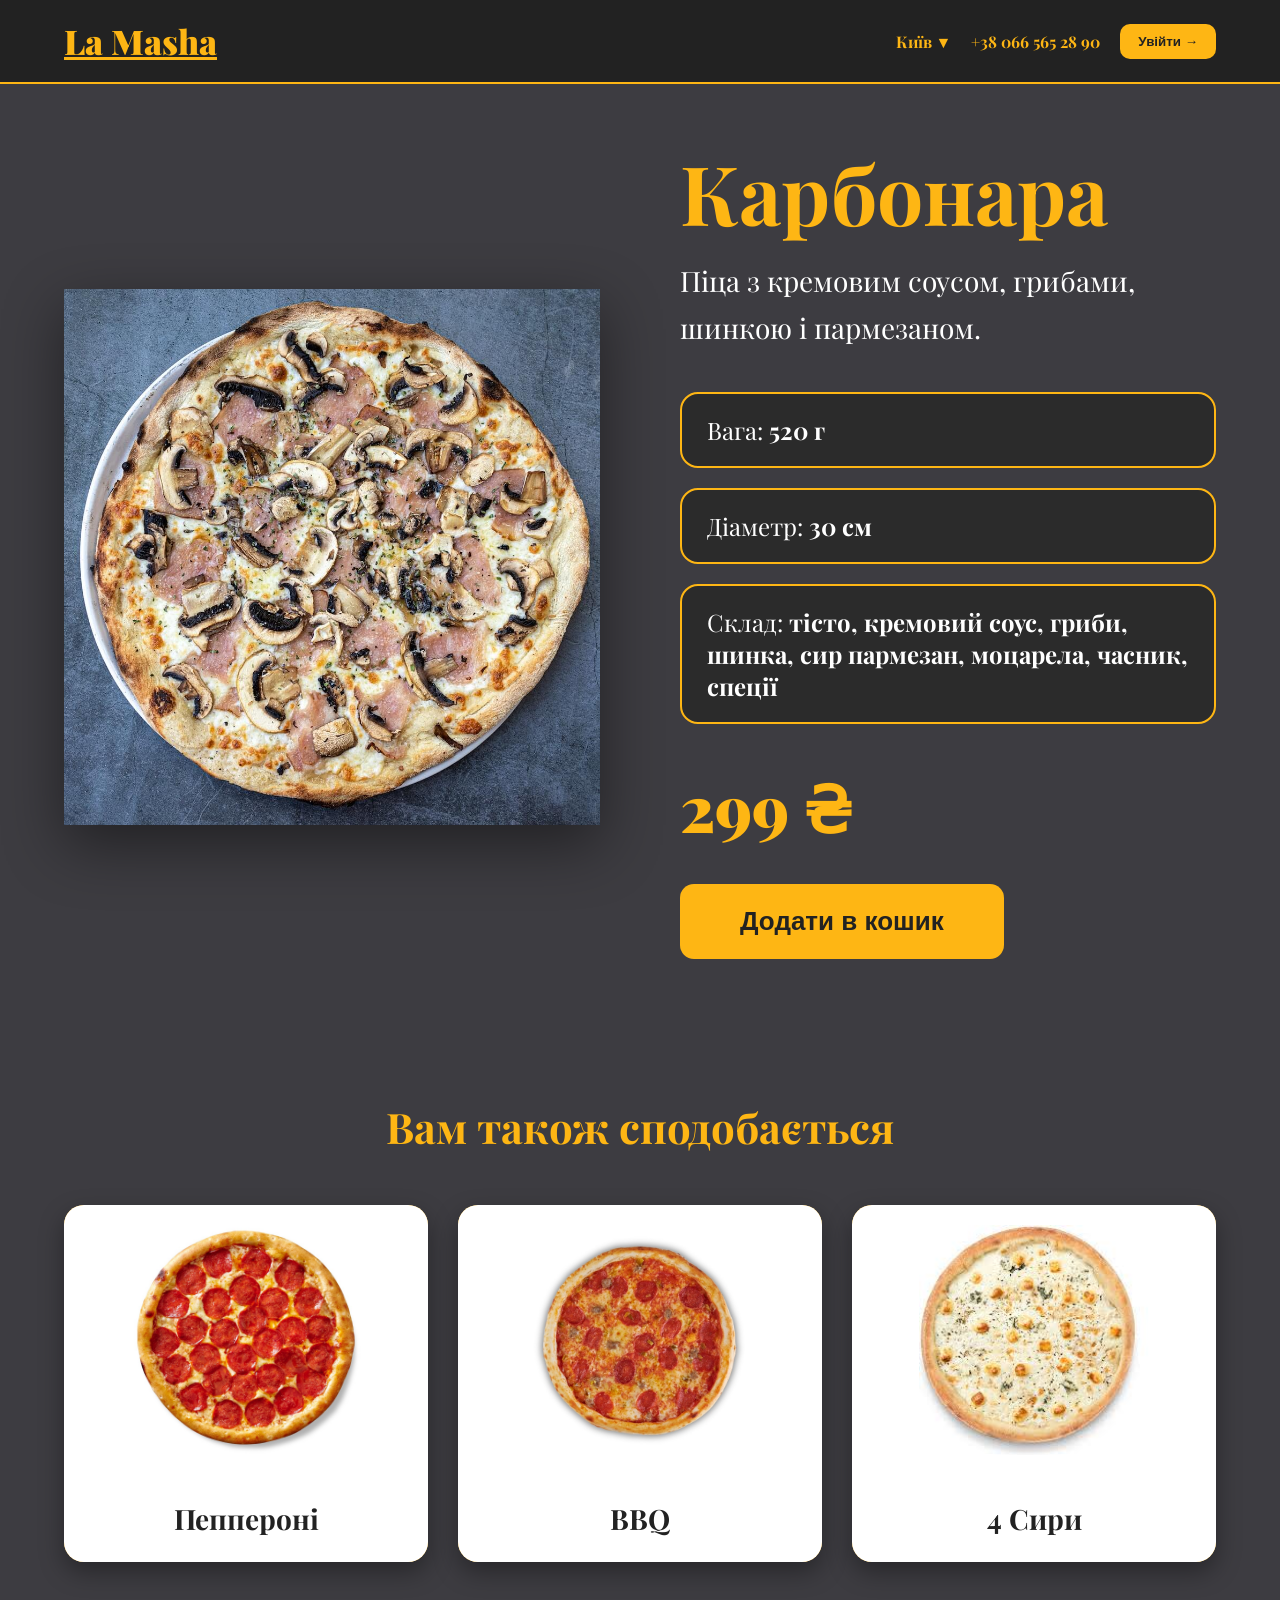
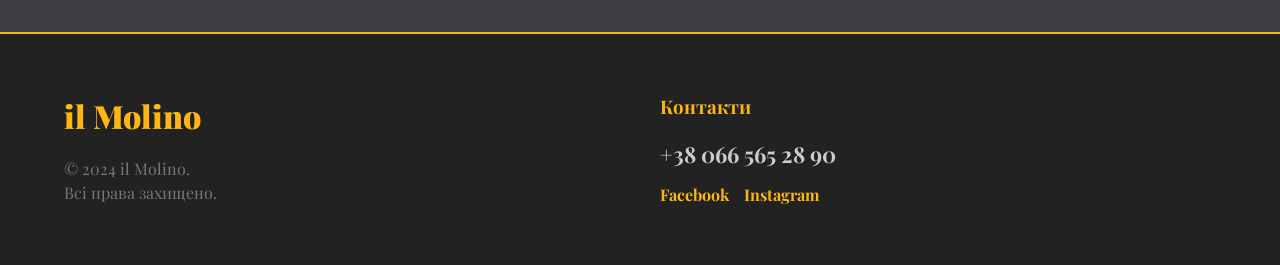
<file: Carbonara.html>
<!doctype html>
<html lang="uk">

<head>
    <meta charset="utf-8">
    <meta name="viewport" content="width=device-width, initial-scale=1">

    <title>Карбонара | La Masha</title>

    <link rel="stylesheet" href="style.css">
</head>

<body>

<header class="header">

    <div class="container">

        <div class="header-top">

            <a href="index.html" class="logo">
                La Masha
            </a>

            <div class="header-right">

                <div class="city-select">
                    Київ ▼
                </div>

                <a href="tel:+380665652890" class="phone">
                    +38 066 565 28 90
                </a>

                <button class="login-btn">
                    Увійти →
                </button>

            </div>

        </div>

    </div>

</header>

<section class="products">

    <div class="container">

        <div class="pizza-page">

            <div class="pizza-left">

                <img src="pizza3.png" alt="Карбонара" class="pizza-big-image">

            </div>

            <div class="pizza-right">

                <h1 class="pizza-title">
                    Карбонара
                </h1>

                <p class="pizza-description">
                    Піца з кремовим соусом, грибами, шинкою і пармезаном.
                </p>

                <div class="pizza-info">

                    <div class="pizza-info-item">
                        <span>Вага:</span>
                        <strong>520 г</strong>
                    </div>

                    <div class="pizza-info-item">
                        <span>Діаметр:</span>
                        <strong>30 см</strong>
                    </div>

                    <div class="pizza-info-item">
                        <span>Склад:</span>
                        <strong>
                            тісто, кремовий соус, гриби, шинка, сир пармезан, моцарела, часник, спеції
                        </strong>
                    </div>

                </div>

                <div class="pizza-price">
                    299 ₴
                </div>

                <button class="show-more">
                    Додати в кошик
                </button>

            </div>

        </div>

    </div>

</section>

<section class="products">

    <div class="container">

        <h2 class="section-title">
            Вам також сподобається
        </h2>

        <div class="product-grid">

            <a href="pepperoni.html" class="product-card">

                <div class="product-image">
                    <img src="pizza2.png">
                </div>

                <div class="product-info">
                    Пеппероні
                </div>

            </a>

            <a href="BBQ.html" class="product-card">

                <div class="product-image">
                    <img src="pizza5.png">
                </div>

                <div class="product-info">
                    BBQ
                </div>

            </a>

            <a href="FourCheese.html" class="product-card">

                <div class="product-image">
                    <img src="pizza6.png">
                </div>

                <div class="product-info">
                    4 Сири
                </div>

            </a>

        </div>

    </div>

</section>

<footer class="footer">

    <div class="container">

        <div class="footer-content">

            <div class="footer-col">

                <div class="footer-logo">
                    il Molino
                </div>

                <p class="copyright">
                    © 2024 il Molino.<br>
                    Всі права захищено.
                </p>

            </div>

            <div class="footer-col">

                <h3>Контакти</h3>

                <a href="tel:+380665652890" class="footer-phone">
                    +38 066 565 28 90
                </a>

                <div class="socials">
                    <span>Facebook</span>
                    <span>Instagram</span>
                </div>

            </div>

        </div>

    </div>

</footer>

</body>
</html>
</file>
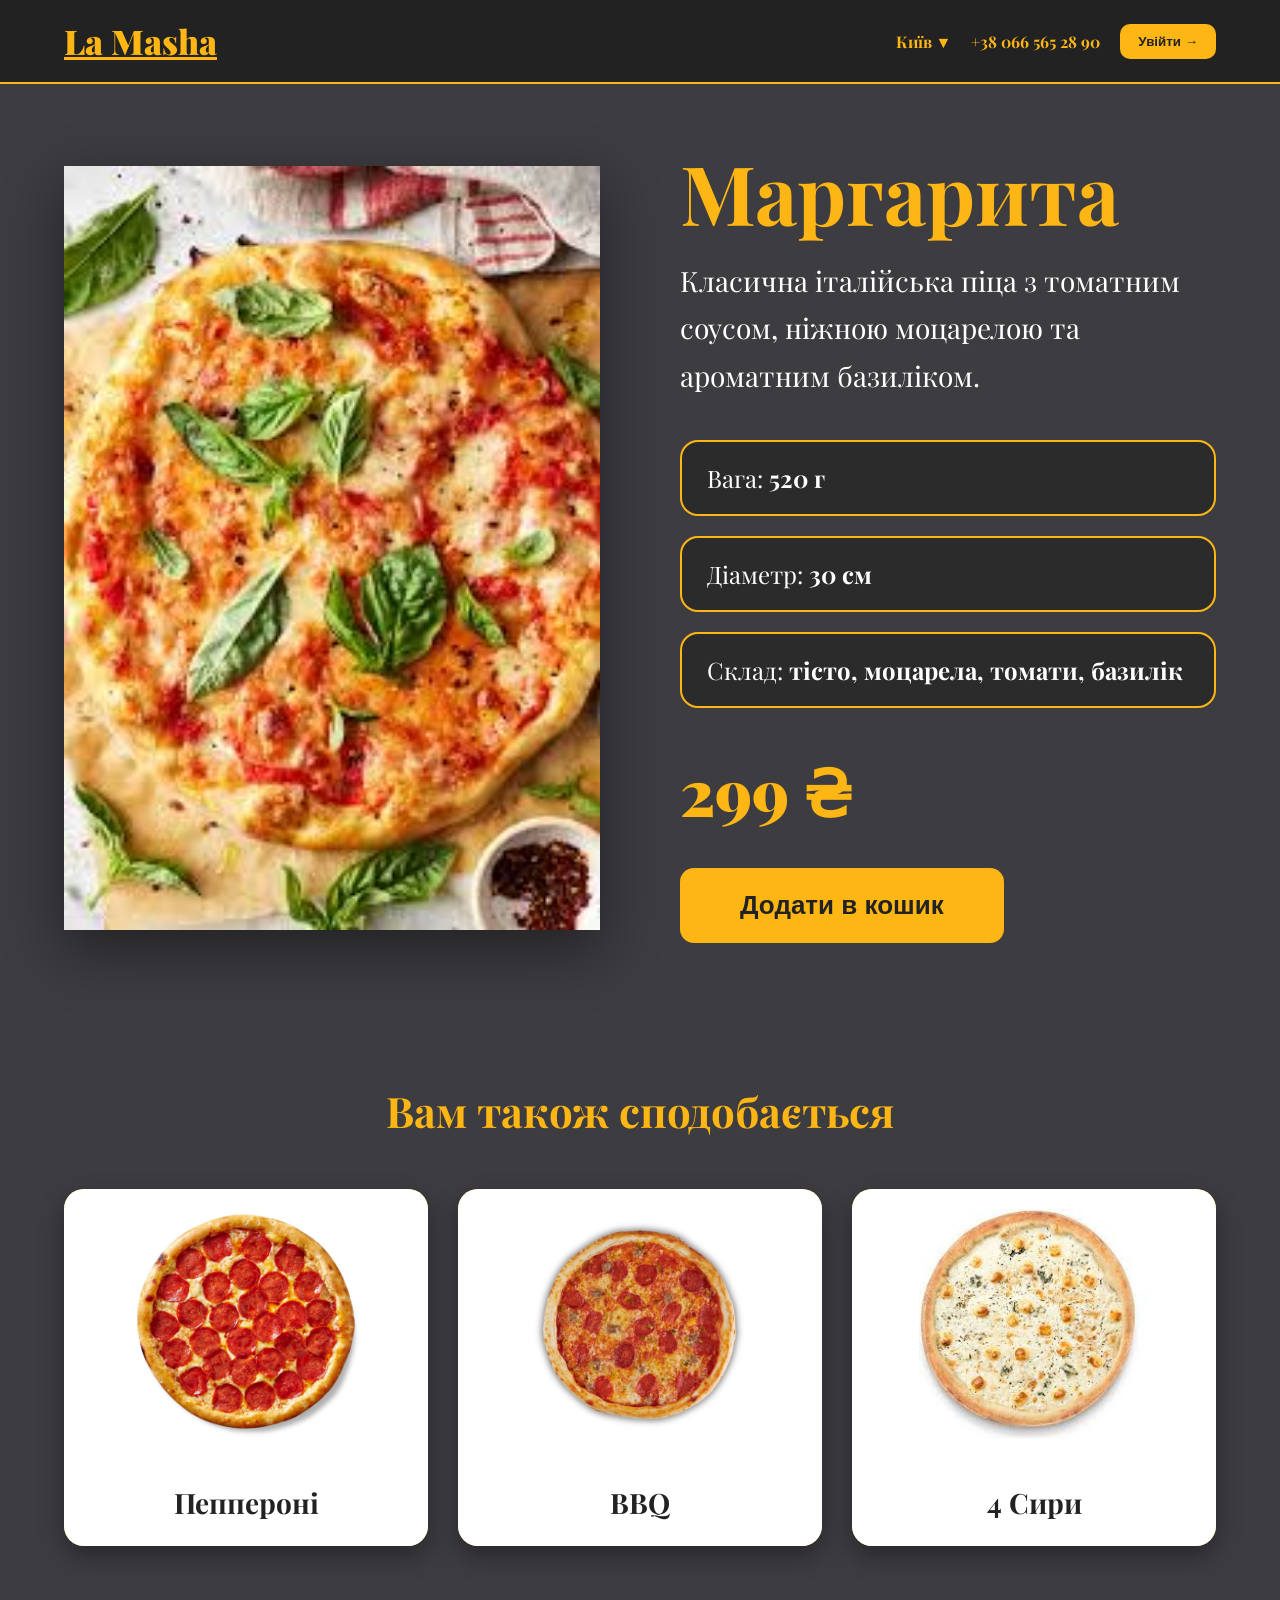
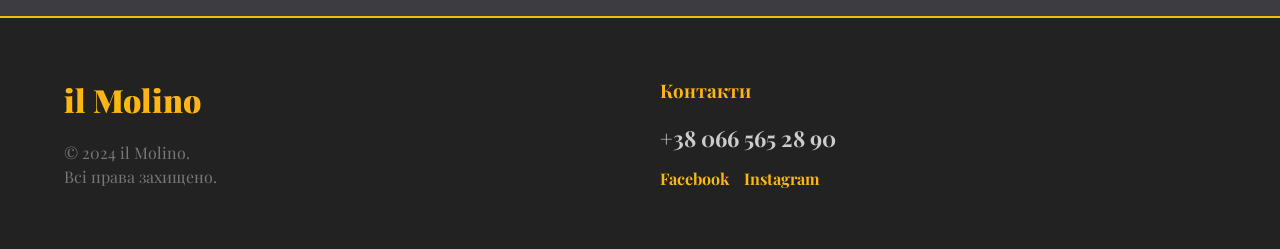
<file: Margherita.html>
<!doctype html>
<html lang="uk">

<head>
    <meta charset="utf-8">
    <meta name="viewport" content="width=device-width, initial-scale=1">

    <title>Маргарита | La Masha</title>

    <link rel="stylesheet" href="style.css">
</head>

<body>

<header class="header">

    <div class="container">

        <div class="header-top">

            <a href="index.html" class="logo">
                La Masha
            </a>

            <div class="header-right">

                <div class="city-select">
                    Київ ▼
                </div>

                <a href="tel:+380665652890" class="phone">
                    +38 066 565 28 90
                </a>

                <button class="login-btn">
                    Увійти →
                </button>

            </div>

        </div>

    </div>

</header>

<section class="products">

    <div class="container">

        <div class="pizza-page">

            <div class="pizza-left">

                <img src="Маргарита.png" alt="Маргарита" class="pizza-big-image">

            </div>

            <div class="pizza-right">

                <h1 class="pizza-title">
                    Маргарита
                </h1>

                <p class="pizza-description">
                    Класична італійська піца з томатним соусом,
                    ніжною моцарелою та ароматним базиліком.
                </p>

                <div class="pizza-info">

                    <div class="pizza-info-item">
                        <span>Вага:</span>
                        <strong>520 г</strong>
                    </div>

                    <div class="pizza-info-item">
                        <span>Діаметр:</span>
                        <strong>30 см</strong>
                    </div>

                    <div class="pizza-info-item">
                        <span>Склад:</span>
                        <strong>
                            тісто, моцарела, томати, базилік
                        </strong>
                    </div>

                </div>

                <div class="pizza-price">
                    299 ₴
                </div>

                <button class="show-more">
                    Додати в кошик
                </button>

            </div>

        </div>

    </div>

</section>

<section class="products">

    <div class="container">

        <h2 class="section-title">
            Вам також сподобається
        </h2>

        <div class="product-grid">

            <a href="pepperoni.html" class="product-card">

                <div class="product-image">
                    <img src="pizza2.png">
                </div>

                <div class="product-info">
                    Пеппероні
                </div>

            </a>

            <a href="BBQ.html" class="product-card">

                <div class="product-image">
                    <img src="pizza5.png">
                </div>

                <div class="product-info">
                    BBQ
                </div>

            </a>

            <a href="FourCheese.html" class="product-card">

                <div class="product-image">
                    <img src="pizza6.png">
                </div>

                <div class="product-info">
                    4 Сири
                </div>

            </a>

        </div>

    </div>

</section>

<footer class="footer">

    <div class="container">

        <div class="footer-content">

            <div class="footer-col">

                <div class="footer-logo">
                    il Molino
                </div>

                <p class="copyright">
                    © 2024 il Molino.<br>
                    Всі права захищено.
                </p>

            </div>

            <div class="footer-col">

                <h3>Контакти</h3>

                <a href="tel:+380665652890" class="footer-phone">
                    +38 066 565 28 90
                </a>

                <div class="socials">
                    <span>Facebook</span>
                    <span>Instagram</span>
                </div>

            </div>

        </div>

    </div>

</footer>

</body>
</html>
</file>
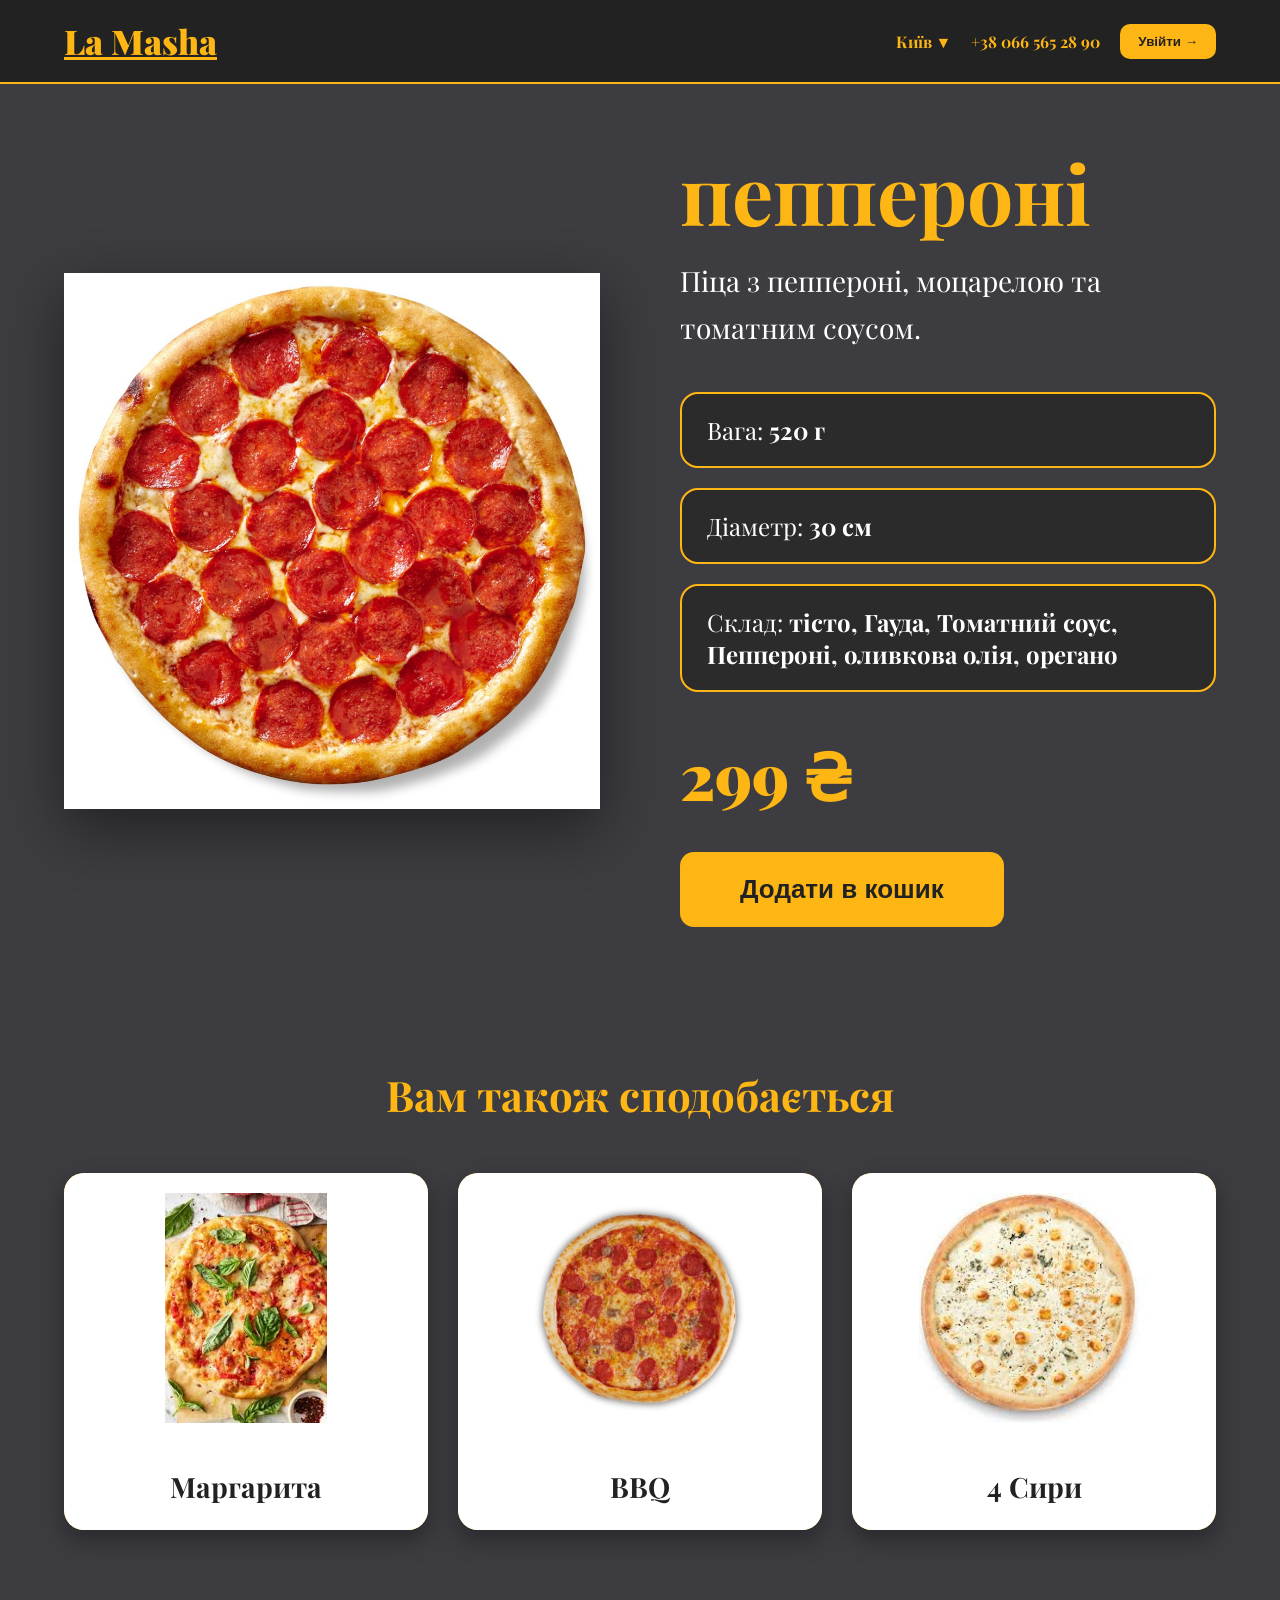
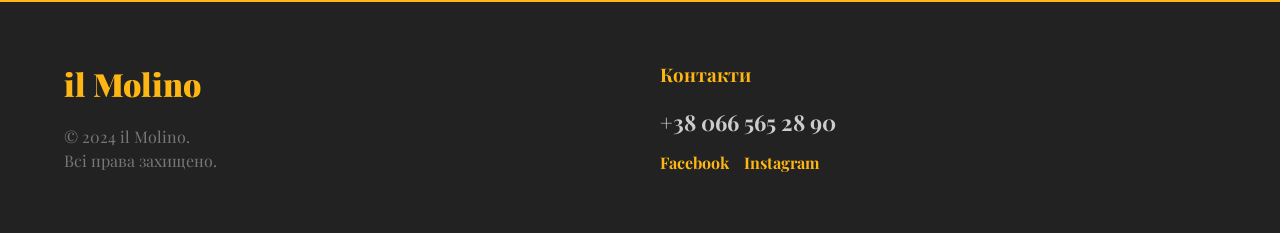
<file: pepperoni.html>
<!doctype html>
<html lang="uk">

<head>
    <meta charset="utf-8">
    <meta name="viewport" content="width=device-width, initial-scale=1">

    <title>Пеппероні | La Masha</title>

    <link rel="stylesheet" href="style.css">
</head>

<body>

<header class="header">

    <div class="container">

        <div class="header-top">

            <a href="index.html" class="logo">
                La Masha
            </a>

            <div class="header-right">

                <div class="city-select">
                    Київ ▼
                </div>

                <a href="tel:+380665652890" class="phone">
                    +38 066 565 28 90
                </a>

                <button class="login-btn">
                    Увійти →
                </button>

            </div>

        </div>

    </div>

</header>

<section class="products">

    <div class="container">

        <div class="pizza-page">

            <div class="pizza-left">

                <img src="pizza2.png" alt="Пеппероні" class="pizza-big-image">

            </div>

            <div class="pizza-right">

                <h1 class="pizza-title">
                    пеппероні
                </h1>

                <p class="pizza-description">
                    Піца з пеппероні, моцарелою та томатним соусом.
                </p>

                <div class="pizza-info">

                    <div class="pizza-info-item">
                        <span>Вага:</span>
                        <strong>520 г</strong>
                    </div>

                    <div class="pizza-info-item">
                        <span>Діаметр:</span>
                        <strong>30 см</strong>
                    </div>

                    <div class="pizza-info-item">
                        <span>Склад:</span>
                        <strong>
                            тісто, Гауда, Томатний соус, Пеппероні, оливкова олія, орегано
                        </strong>
                    </div>

                </div>

                <div class="pizza-price">
                    299 ₴
                </div>

                <button class="show-more">
                    Додати в кошик
                </button>

            </div>

        </div>

    </div>

</section>

<section class="products">

    <div class="container">

        <h2 class="section-title">
            Вам також сподобається
        </h2>

        <div class="product-grid">

            <a href="Маргарита.html" class="product-card">

                <div class="product-image">
                    <img src="Маргарита.png">
                </div>

                <div class="product-info">
                    Маргарита
                </div>

            </a>

            <a href="BBQ.html" class="product-card">

                <div class="product-image">
                    <img src="pizza5.png">
                </div>

                <div class="product-info">
                    BBQ
                </div>

            </a>

            <a href="FourCheese.html" class="product-card">

                <div class="product-image">
                    <img src="pizza6.png">
                </div>

                <div class="product-info">
                    4 Сири
                </div>

            </a>

        </div>

    </div>

</section>

<footer class="footer">

    <div class="container">

        <div class="footer-content">

            <div class="footer-col">

                <div class="footer-logo">
                    il Molino
                </div>

                <p class="copyright">
                    © 2024 il Molino.<br>
                    Всі права захищено.
                </p>

            </div>

            <div class="footer-col">

                <h3>Контакти</h3>

                <a href="tel:+380665652890" class="footer-phone">
                    +38 066 565 28 90
                </a>

                <div class="socials">
                    <span>Facebook</span>
                    <span>Instagram</span>
                </div>

            </div>

        </div>

    </div>

</footer>

</body>
</html>
</file>
<file: style.css>
@import url('https://fonts.googleapis.com/css2?family=Playfair+Display:wght@400;600;700;900&display=swap');

*{
    margin:0;
    padding:0;
    box-sizing:border-box;
}

body{
    background:#3d3c41;
    font-family:'Playfair Display', serif;
    color:#feb614;
}

.container{
    width:90%;
    max-width:1400px;
    margin:auto;
}

/* HEADER */

.header{
    background:#222;
    border-bottom:2px solid #feb614;
}

.header-top{
    display:flex;
    justify-content:space-between;
    align-items:center;
    padding:18px 0;
    flex-wrap:wrap;
    gap:15px;
}

.logo{
    font-size:34px;
    font-weight:900;
    color:#feb614;
}

.header-right{
    display:flex;
    align-items:center;
    gap:20px;
    flex-wrap:wrap;
}

.city-select,
.phone,
.lang-switch{
    color:#feb614;
    text-decoration:none;
    font-weight:bold;
}

.login-btn{
    background:#feb614;
    color:#222;
    border:none;
    padding:10px 18px;
    border-radius:10px;
    cursor:pointer;
    font-weight:bold;
    transition:0.2s;
}

.login-btn:hover{
    transform:scale(1.05);
}

.lang-switch{
    border:1px solid #feb614;
    padding:5px 10px;
    border-radius:8px;
}

/* NAVIGATION */

.main-nav{
    background:#2b2b2b;
    padding:15px 0;
}

.main-nav ul{
    display:flex;
    gap:25px;
    overflow-x:auto;
    list-style:none;
}

.main-nav li{
    white-space:nowrap;
    color:#feb614;
    font-size:18px;
    cursor:pointer;
    transition:0.2s;
}

.main-nav li:hover{
    color:white;
}

/* HERO */

.hero{
    background:#e99ea3;
    min-height:500px;
    display:flex;
    align-items:center;
    overflow:hidden;
}

.hero-content{
    display:flex;
    align-items:center;
    justify-content:space-between;
    gap:30px;
    flex-wrap:wrap;
}

.hero-text h1{
    color:white;
    font-size:80px;
    line-height:0.95;
    font-style:italic;
}

.hero-image img{
    width:100%;
    max-width:600px;
    transform:rotate(-10deg);
}

/* PRODUCTS */

.products{
    padding:70px 0;
}

.section-title{
    text-align:center;
    font-size:42px;
    margin-bottom:50px;
    color:#feb614;
}

/* GRID */

.product-grid{
    display:grid;
    grid-template-columns:repeat(3, 1fr);
    gap:30px;
}

/* CARD */

.product-card{
    display:flex;
    flex-direction:column;

    background:#feb614;

    border-radius:20px;
    overflow:hidden;

    text-decoration:none;

    transition:0.25s ease;

    box-shadow:
    0 10px 25px rgba(0,0,0,0.35);
}

.product-card:hover{
    transform:translateY(-10px);
}

/* IMAGE */

.product-image{
    background:white;

    height:270px;

    display:flex;
    align-items:center;
    justify-content:center;

    padding:20px;
}

.product-image img{
    width:100%;
    height:100%;
    object-fit:contain;
}

/* TEXT */

.product-info{
    background:white;

    color:#222;

    text-align:center;

    padding:25px;

    font-size:28px;
    font-weight:700;
}

/* BUTTON */

.more-container{
    text-align:center;
    margin-top:50px;
}

.show-more{
    background:#feb614;
    color:#222;

    border:none;

    padding:16px 55px;

    font-size:20px;
    font-weight:bold;

    border-radius:14px;

    cursor:pointer;

    transition:0.2s;
}

.show-more:hover{
    transform:scale(1.05);
}

/* FOOTER */

.footer{
    background:#222;
    border-top:2px solid #feb614;
    padding:60px 0;
}

.footer-content{
    display:flex;
    justify-content:space-between;
    gap:40px;
    flex-wrap:wrap;
}

.footer-col{
    min-width:220px;
    flex:1;
}

.footer-logo{
    font-size:32px;
    font-weight:900;
    margin-bottom:20px;
    color:#feb614;
}

.footer-col h3{
    margin-bottom:20px;
    color:#feb614;
}

.footer-col ul{
    list-style:none;
}

.footer-col li{
    margin-bottom:10px;
}

.footer-col a{
    color:#ccc;
    text-decoration:none;
}

.footer-phone{
    display:block;
    margin-bottom:15px;
    font-size:22px;
    font-weight:bold;
}

.socials{
    display:flex;
    gap:15px;
    color:#feb614;
    font-weight:bold;
}

.copyright{
    color:#777;
    line-height:1.5;
}

/* MOBILE */

@media(max-width:1000px){

    .product-grid{
        grid-template-columns:repeat(2,1fr);
    }

    .hero-text h1{
        font-size:60px;
    }
}

@media(max-width:700px){

    .product-grid{
        grid-template-columns:1fr;
    }

    .hero-content{
        justify-content:center;
        text-align:center;
    }

    .hero-text h1{
        font-size:48px;
    }

    .header-top{
        justify-content:center;
    }

    .footer-content{
        flex-direction:column;
        text-align:center;
    }

    .socials{
        justify-content:center;
    }
}
/* СТРАНИЦА ПИЦЦЫ */

.pizza-page{
    display:flex;
    align-items:center;
    justify-content:space-between;
    gap:80px;
    flex-wrap:wrap;
}

/* ЛЕВАЯ ЧАСТЬ */

.pizza-left{
    flex:1;
    display:flex;
    justify-content:center;
    align-items:center;
}

/* БОЛЬШАЯ КАРТИНКА */

.pizza-big-image{
    width:100%;
    max-width:750px;

    filter:drop-shadow(0 20px 30px rgba(0,0,0,0.45));

    transition:0.3s;
}

.pizza-big-image:hover{
    transform:scale(1.05) rotate(-3deg);
}

/* ПРАВАЯ ЧАСТЬ */

.pizza-right{
    flex:1;
    min-width:320px;
}

/* НАЗВАНИЕ */

.pizza-title{
    font-size:82px;
    color:#feb614;
    margin-bottom:25px;
    line-height:0.95;
}

/* ОПИСАНИЕ */

.pizza-description{
    font-size:28px;
    line-height:1.7;
    color:white;
    margin-bottom:40px;
    max-width:700px;
}

/* ИНФОРМАЦИЯ */

.pizza-info{
    display:flex;
    flex-direction:column;
    gap:20px;
    margin-bottom:40px;
}

.pizza-info-item{
    background:#2b2b2b;
    padding:20px 25px;
    border-radius:18px;

    font-size:24px;
    color:white;

    border:2px solid #feb614;
}

/* ЦЕНА */

.pizza-price{
    font-size:64px;
    font-weight:900;
    color:#feb614;

    margin-bottom:35px;
}

/* КНОПКА */

.show-more{
    font-size:26px;
    padding:22px 60px;
}

/* АДАПТИВ */

@media(max-width:1100px){

    .pizza-page{
        flex-direction:column;
        text-align:center;
    }

    .pizza-description{
        margin:auto;
        margin-bottom:40px;
    }

    .pizza-title{
        font-size:62px;
    }

    .pizza-big-image{
        max-width:550px;
    }
}

@media(max-width:700px){

    .pizza-title{
        font-size:48px;
    }

    .pizza-description{
        font-size:22px;
    }

    .pizza-price{
        font-size:46px;
    }

    .pizza-info-item{
        font-size:20px;
    }

    .show-more{
        width:100%;
    }
}
</file>
